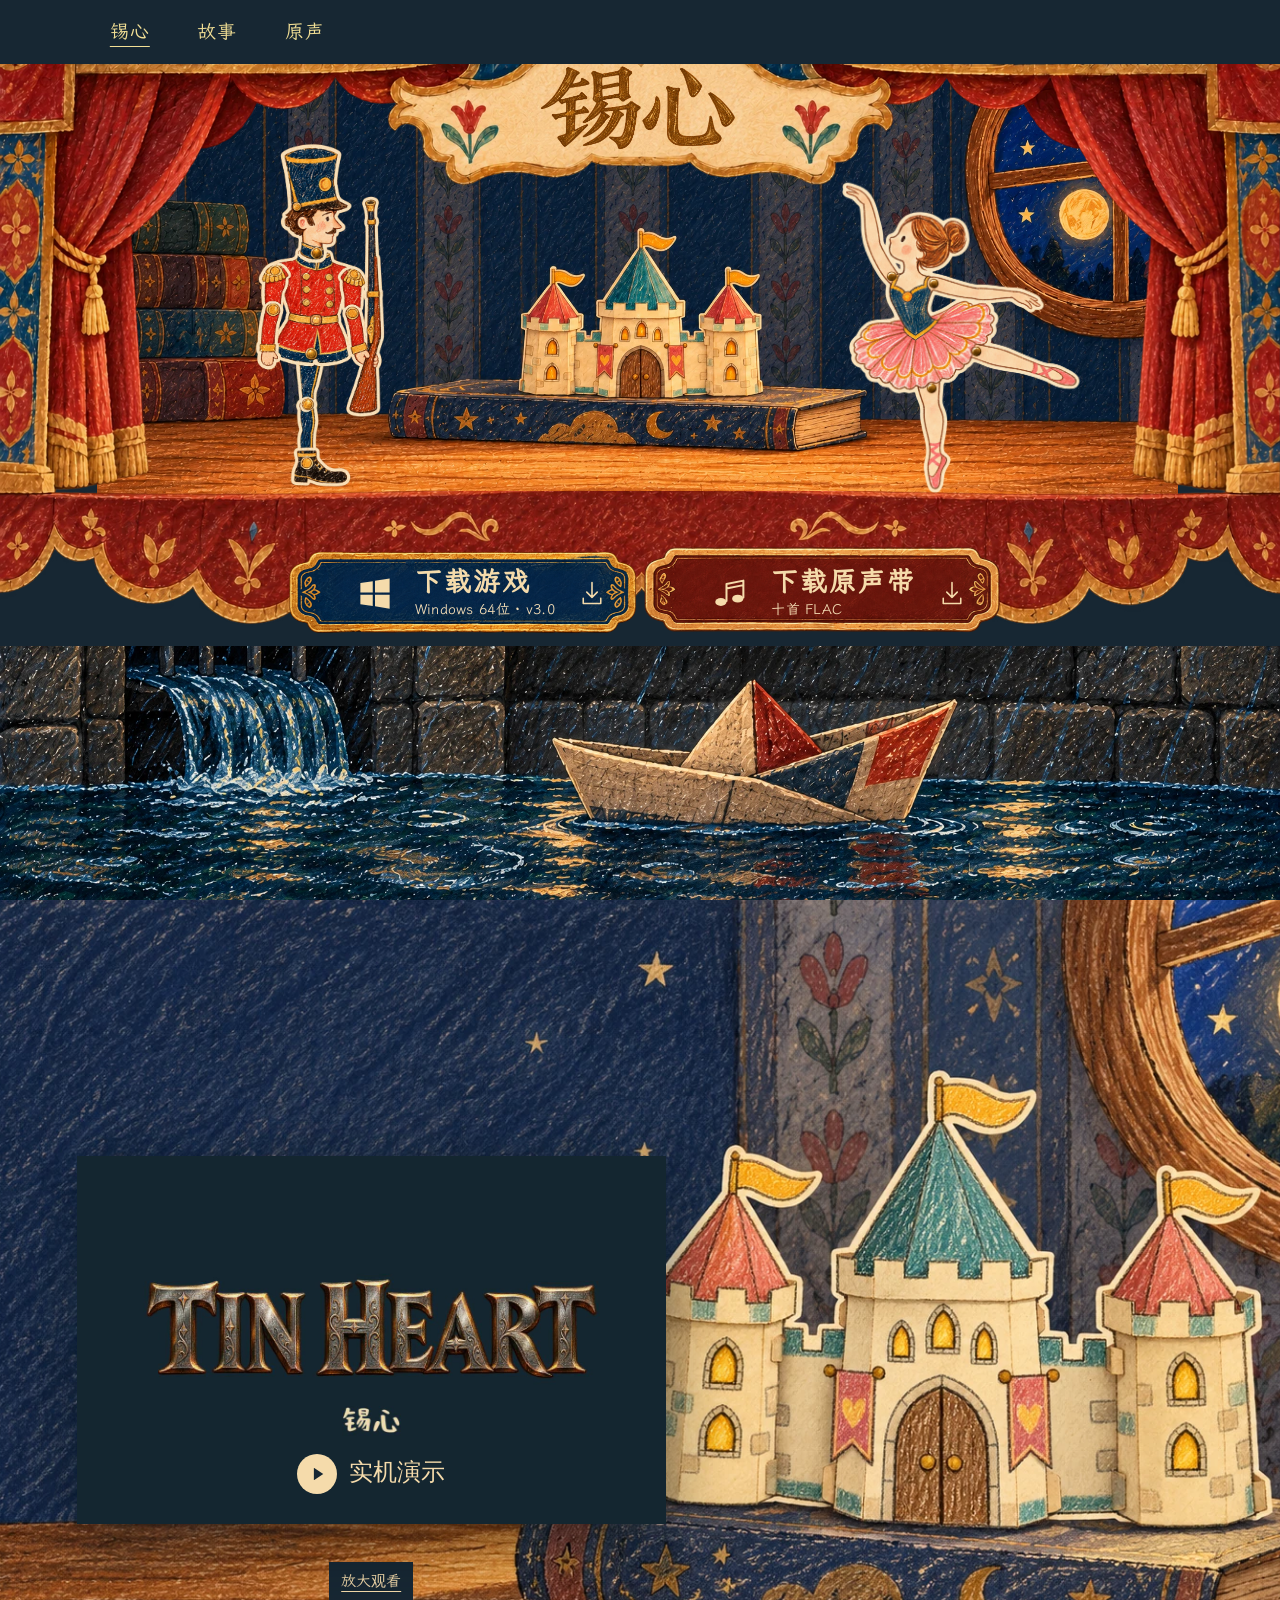
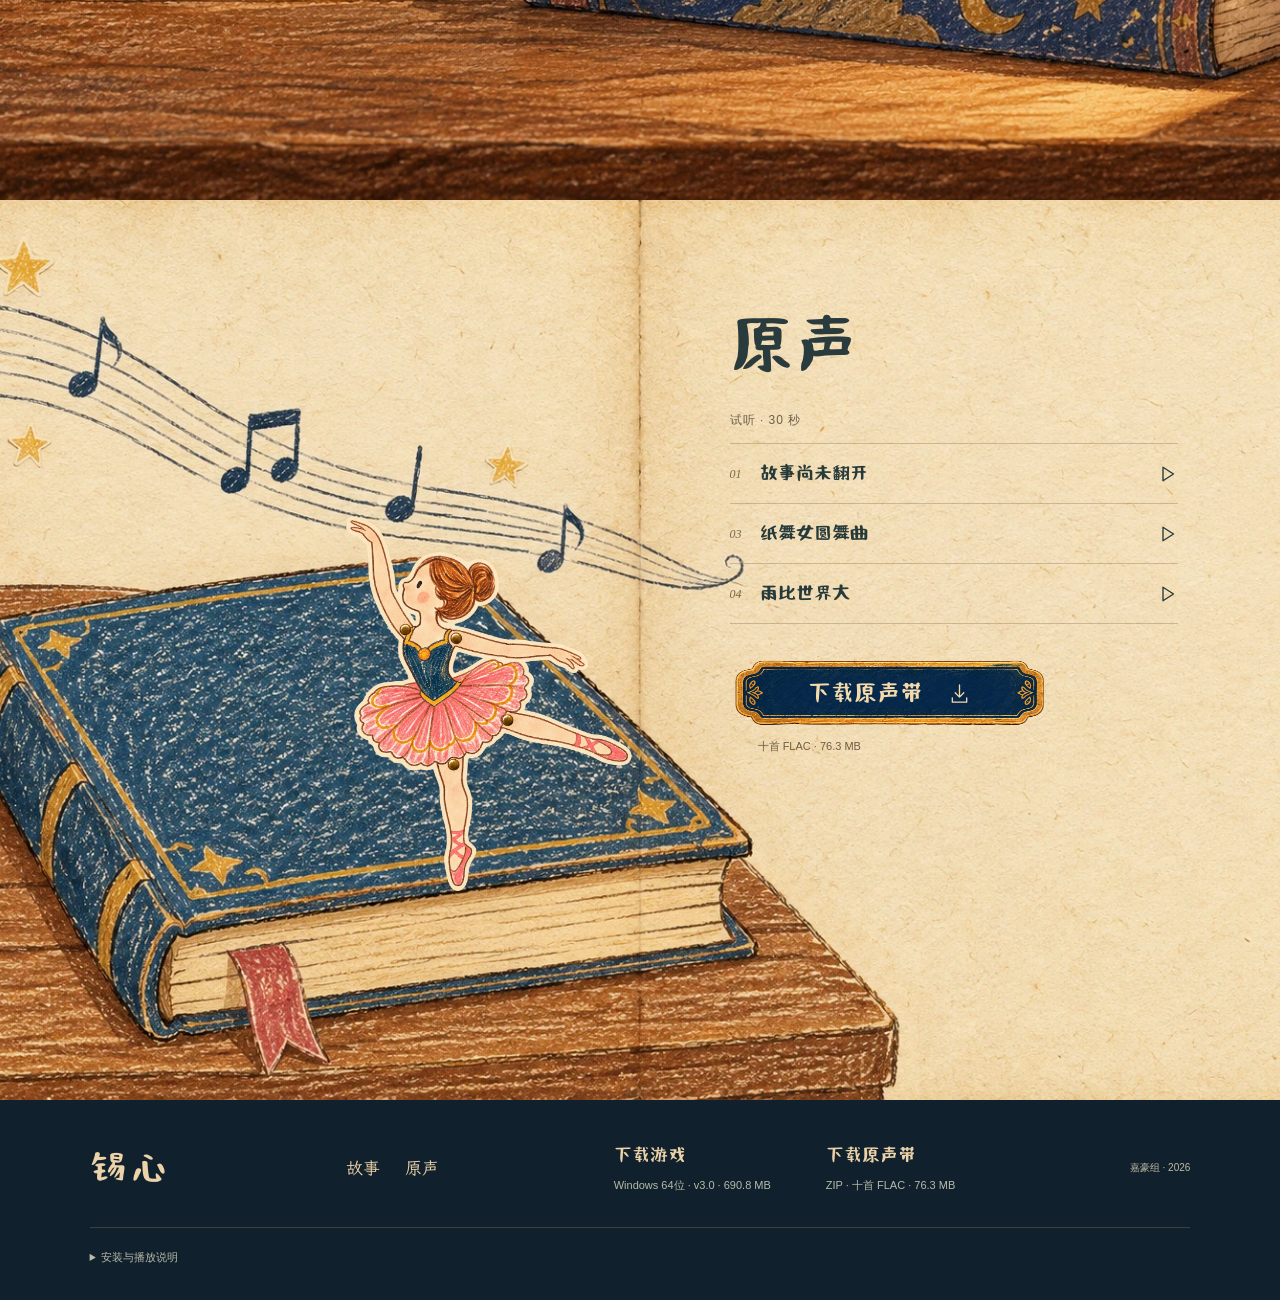
<file: index.html>
<!doctype html><html lang="zh-CN"><head><meta charset="utf-8"><meta name="viewport" content="width=device-width,initial-scale=1"><title>锡心</title><meta name="description" content="锡心 Windows 游戏与原声带下载。"><meta name="theme-color" content="#172733"><link rel="icon" href="assets/heart.webp"><link rel="preload" href="assets/fonts/nani-subset.woff2" as="font" type="font/woff2" crossorigin><link rel="stylesheet" href="style.css"><link rel="stylesheet" href="pages.css?v=trailer-expand-1"><script src="app.js?v=trailer-expand-1" defer></script></head><body><header class="site-header"><nav aria-label="主导航"><a href="index.html" aria-current="page">锡心</a><a href="story.html">故事</a><a href="soundtrack.html">原声</a></nav></header><a class="skip-link" href="#music">前往原声试听</a><main><div class="home-opening snap-screen"><section class="stage" id="home" aria-labelledby="game-title"><div role="img" aria-label="独腿锡兵与纸舞女，站在玩具房的纸城堡前"><picture><source srcset="assets/plates/toy-room.webp" type="image/webp"><img class="stage-room" src="assets/plates/toy-room.png" alt="" fetchpriority="high"></picture><picture><source srcset="assets/plates/soldier.webp" type="image/webp"><img class="stage-figure soldier" src="assets/plates/soldier.png" alt=""></picture><picture><source srcset="assets/plates/dancer.webp" type="image/webp"><img class="stage-figure dancer" src="assets/plates/dancer.png" alt=""></picture><picture><source srcset="assets/plates/stage-frame.webp" type="image/webp"><img class="stage-frame" src="assets/plates/stage-frame.png" alt=""></picture><picture><source srcset="assets/plates/stage-frame.webp" type="image/webp"><img class="stage-curtain curtain-left" src="assets/plates/stage-frame.png" alt=""></picture><picture><source srcset="assets/plates/stage-frame.webp" type="image/webp"><img class="stage-curtain curtain-right" src="assets/plates/stage-frame.png" alt=""></picture><div class="mobile-stage-crown" aria-hidden="true"><picture><source srcset="assets/plates/stage-frame.webp" type="image/webp"><img class="mobile-frame-crop" src="assets/plates/stage-frame.png" alt=""></picture></div></div><h1 class="stage-title" id="game-title"><span class="visually-hidden">锡心</span><picture aria-hidden="true"><source srcset="assets/theatre-title.webp" type="image/webp"><img src="assets/theatre-title.png" alt=""></picture></h1><a class="ticket ticket-game download-link" href="https://github.com/Sylvia-jiahao/tin_heart_website/releases/download/v3.0/TinHeart-v3.0-Setup.exe" data-download="game" download><picture><source srcset="assets/plates/game-ticket.webp" type="image/webp"><img src="assets/plates/game-ticket.png" alt=""></picture><svg class="icon system-icon" viewBox="0 0 32 32" aria-hidden="true"><path d="M3 7 14 5.5v10H3zm13-1.8L29 3v12.5H16zM3 17.5h11v10L3 26zm13 0h13V30l-13-2.2z"/></svg><span><strong>下载游戏</strong><small>Windows 64位 · v3.0</small></span><svg class="icon" viewBox="0 0 32 32" aria-hidden="true"><path d="M16 4v17m-6-6 6 6 6-6M6 22v6h20v-6"/></svg></a><a class="ticket ticket-ost download-link" href="https://github.com/Sylvia-jiahao/tin_heart_website/releases/download/v3.0/TinHeart-OST-FLAC.zip" data-download="soundtrack" download><picture><source srcset="assets/plates/ost-ticket.webp" type="image/webp"><img src="assets/plates/ost-ticket.png" alt=""></picture><svg class="icon music-icon" viewBox="0 0 32 32" aria-hidden="true"><path d="M12 23V8l15-3v15M12 12l15-3"/><ellipse cx="7" cy="24" rx="5" ry="3.5"/><ellipse cx="22" cy="21" rx="5" ry="3.5"/></svg><span><strong>下载原声带</strong><small>十首 FLAC</small></span><svg class="icon" viewBox="0 0 32 32" aria-hidden="true"><path d="M16 4v17m-6-6 6 6 6-6M6 22v6h20v-6"/></svg></a></section><div class="opening-water"><img src="assets/plates/sewer-preview.webp" alt="报纸船漂过灰蓝色的水道"></div></div><section class="journey snap-screen trailer-section" id="journey" aria-label="实机演示"><div class="water-peek" aria-hidden="true"><img src="assets/cover-v2.webp" alt="" loading="lazy"></div><div class="trailer-content"><div class="trailer-frame"><video id="trailer" width="960" height="600" poster="assets/video/tinheart-trailer-v2-poster.jpg" preload="none" playsinline controls data-src="assets/video/tinheart-trailer-v2.mp4" aria-label="锡心实机演示，约56秒"></video><button class="trailer-start" type="button" hidden aria-label="播放锡心实机演示"><svg viewBox="0 0 32 32" aria-hidden="true"><path d="m11 6 15 10-15 10z"/></svg><span>实机演示</span></button><button class="trailer-close" type="button" aria-label="退出放大观看">退出放大</button></div><p class="trailer-status" role="status" aria-live="polite"></p><button class="trailer-direct" type="button" hidden>放大观看</button><noscript><a class="trailer-direct" href="assets/video/tinheart-trailer-v2.mp4">放大观看</a></noscript></div></section>
<section class="music snap-screen" id="music" aria-labelledby="music-title"><div class="music-illustration" aria-hidden="true"><img class="music-background" src="assets/music-v2.webp" alt="" loading="lazy"><picture><source srcset="assets/plates/dancer.webp" type="image/webp"><img class="music-dancer" src="assets/plates/dancer.png" alt="" loading="lazy"></picture></div><div class="music-content"><h2 id="music-title">原声</h2><p class="preview-note">试听 · 30 秒</p><div class="track-list"><button class="track" data-track="opening" aria-label="试听故事尚未翻开" aria-pressed="false"><span class="track-number">01</span><span>故事尚未翻开</span><span class="track-symbol"><svg class="icon" viewBox="0 0 32 32" aria-hidden="true"><path d="m12 7 14 9-14 9z"/></svg></span></button><button class="track" data-track="waltz" aria-label="试听纸舞女圆舞曲" aria-pressed="false"><span class="track-number">03</span><span>纸舞女圆舞曲</span><span class="track-symbol"><svg class="icon" viewBox="0 0 32 32" aria-hidden="true"><path d="m12 7 14 9-14 9z"/></svg></span></button><button class="track" data-track="rain" aria-label="试听雨比世界大" aria-pressed="false"><span class="track-number">04</span><span>雨比世界大</span><span class="track-symbol"><svg class="icon" viewBox="0 0 32 32" aria-hidden="true"><path d="m12 7 14 9-14 9z"/></svg></span></button></div><div class="player" hidden><p id="now-playing" role="status" aria-live="polite"></p><audio id="audio" controls preload="none" aria-label="原声带试听"></audio></div><a class="music-download download-link" href="https://github.com/Sylvia-jiahao/tin_heart_website/releases/download/v3.0/TinHeart-OST-FLAC.zip" data-download="soundtrack" download><picture><source srcset="assets/plates/game-ticket.webp" type="image/webp"><img src="assets/plates/game-ticket.png" alt="" loading="lazy"></picture><span>下载原声带</span><svg class="icon" viewBox="0 0 32 32" aria-hidden="true"><path d="M16 4v17m-6-6 6 6 6-6M6 22v6h20v-6"/></svg></a><p class="download-meta">十首 FLAC · <span class="ost-size">76.3 MB</span></p></div></section></main>
<footer><a class="footer-brand" href="#home">锡心</a><nav class="footer-pages" aria-label="页尾导航"><a href="story.html">故事</a><a href="soundtrack.html">原声</a></nav><div class="footer-downloads"><a class="download-link" data-download="game" href="https://github.com/Sylvia-jiahao/tin_heart_website/releases/download/v3.0/TinHeart-v3.0-Setup.exe" download>下载游戏<span>Windows 64位 · v3.0 · <span class="game-size">690.8 MB</span></span></a><a class="download-link" data-download="soundtrack" href="https://github.com/Sylvia-jiahao/tin_heart_website/releases/download/v3.0/TinHeart-OST-FLAC.zip" download>下载原声带<span>ZIP · 十首 FLAC · <span class="ost-size">76.3 MB</span></span></a></div><span class="credit">嘉豪组 · 2026</span><details class="install-notes"><summary>安装与播放说明</summary><p>游戏：下载后运行安装程序，按向导完成安装。<br>原声带：解压 ZIP 后播放 FLAC，封面与播放列表随包附上。</p></details></footer>
<p class="download-toast" role="status" aria-live="polite"></p></body></html>
</file>
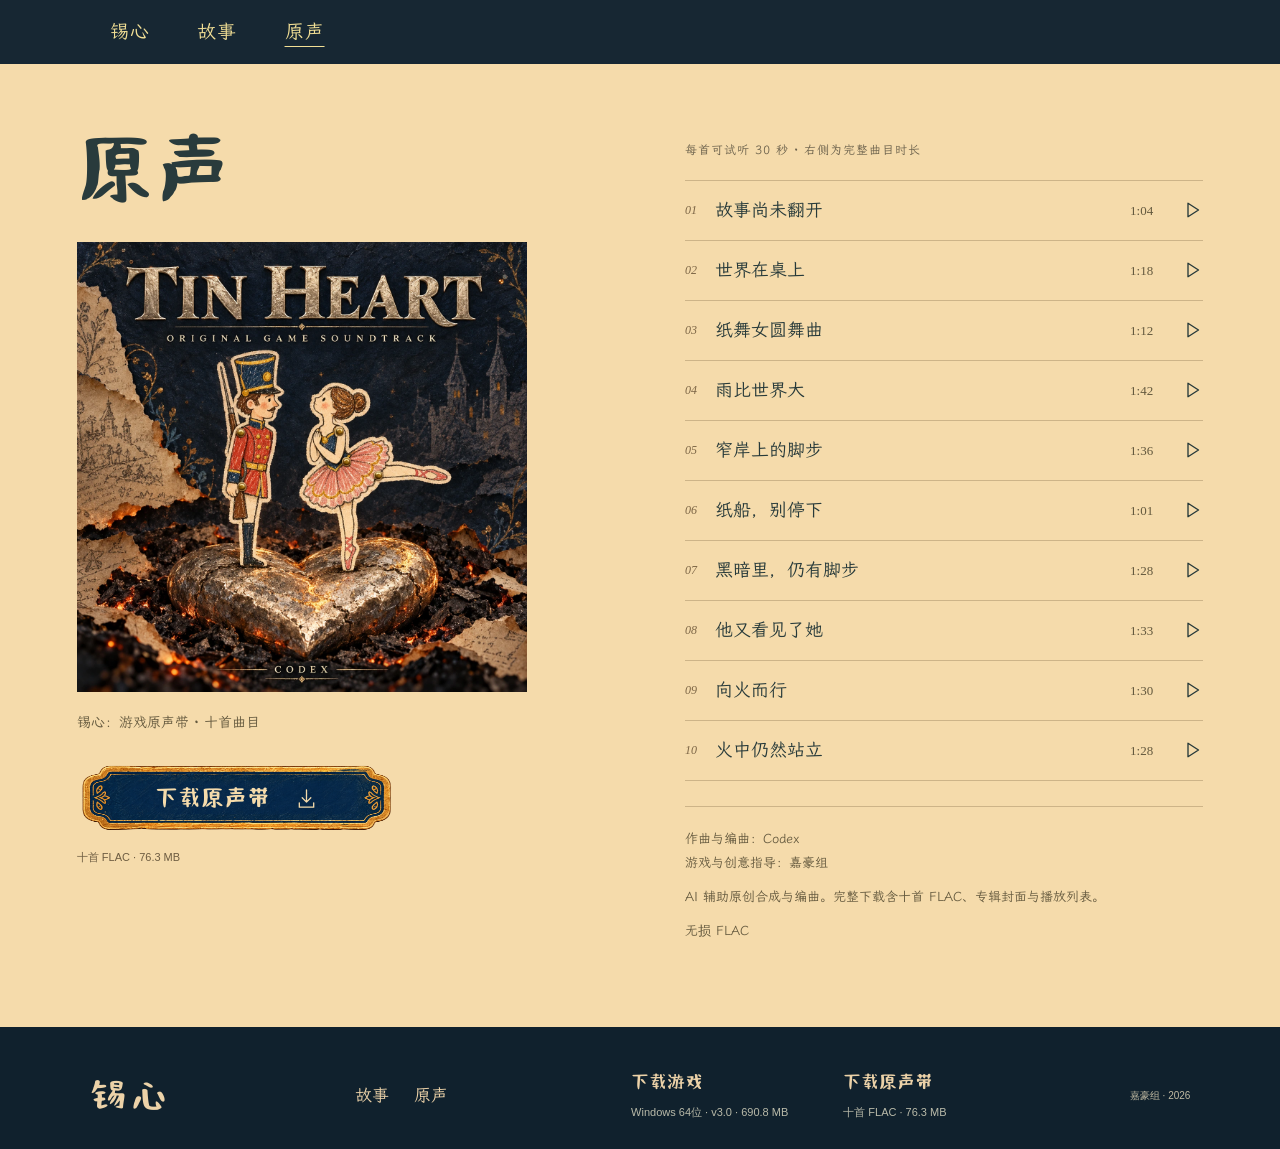
<file: soundtrack.html>
<!doctype html><html lang="zh-CN"><head><meta charset="utf-8"><meta name="viewport" content="width=device-width,initial-scale=1"><title>原声 · 锡心</title><meta name="description" content="《锡心》的美术、安徒生原著故事与游戏原声。"><meta name="theme-color" content="#172733"><link rel="icon" href="assets/heart.webp"><link rel="stylesheet" href="style.css"><link rel="stylesheet" href="pages.css"><script src="app.js" defer></script></head><body class="collection-page soundtrack-page"><header class="site-header"><nav aria-label="主导航"><a href="index.html">锡心</a><a href="story.html">故事</a><a href="soundtrack.html" aria-current="page">原声</a></nav></header><a class="skip-link" href="#content">跳到正文</a><main id="content"><section class="album-layout snap-screen"><div class="album-sleeve"><h1>原声</h1><img class="album-cover" src="assets/album-cover.webp" alt="锡心游戏原声带正式专辑封面"><p class="album-edition">锡心：游戏原声带 · 十首曲目</p><a class="music-download download-link" href="https://github.com/Sylvia-jiahao/tin_heart_website/releases/download/v3.0/TinHeart-OST-FLAC.zip" data-download="soundtrack" download><picture><source srcset="assets/plates/game-ticket.webp" type="image/webp"><img src="assets/plates/game-ticket.png" alt=""></picture><span>下载原声带</span><svg class="icon" viewBox="0 0 32 32" aria-hidden="true"><path d="M16 4v17m-6-6 6 6 6-6M6 22v6h20v-6"/></svg></a><p class="download-meta">十首 FLAC · <span class="ost-size">76.3 MB</span></p></div><div class="album-tracks"><p class="preview-note">每首可试听 30 秒 · 右侧为完整曲目时长</p><div class="track-list"><button class="track" data-track="opening" data-src="assets/audio/opening.wav" data-title="故事尚未翻开" aria-label="试听故事尚未翻开" aria-pressed="false"><span class="track-number">01</span><span>故事尚未翻开</span><span class="track-duration">1:04</span><span class="track-symbol"><svg class="icon" viewBox="0 0 32 32" aria-hidden="true"><path d="m12 7 14 9-14 9z"/></svg></span></button><button class="track" data-track="track-02" data-src="assets/audio/track-02.wav" data-title="世界在桌上" aria-label="试听世界在桌上" aria-pressed="false"><span class="track-number">02</span><span>世界在桌上</span><span class="track-duration">1:18</span><span class="track-symbol"><svg class="icon" viewBox="0 0 32 32" aria-hidden="true"><path d="m12 7 14 9-14 9z"/></svg></span></button><button class="track" data-track="waltz" data-src="assets/audio/waltz.wav" data-title="纸舞女圆舞曲" aria-label="试听纸舞女圆舞曲" aria-pressed="false"><span class="track-number">03</span><span>纸舞女圆舞曲</span><span class="track-duration">1:12</span><span class="track-symbol"><svg class="icon" viewBox="0 0 32 32" aria-hidden="true"><path d="m12 7 14 9-14 9z"/></svg></span></button><button class="track" data-track="rain" data-src="assets/audio/rain.wav" data-title="雨比世界大" aria-label="试听雨比世界大" aria-pressed="false"><span class="track-number">04</span><span>雨比世界大</span><span class="track-duration">1:42</span><span class="track-symbol"><svg class="icon" viewBox="0 0 32 32" aria-hidden="true"><path d="m12 7 14 9-14 9z"/></svg></span></button><button class="track" data-track="track-05" data-src="assets/audio/track-05.wav" data-title="窄岸上的脚步" aria-label="试听窄岸上的脚步" aria-pressed="false"><span class="track-number">05</span><span>窄岸上的脚步</span><span class="track-duration">1:36</span><span class="track-symbol"><svg class="icon" viewBox="0 0 32 32" aria-hidden="true"><path d="m12 7 14 9-14 9z"/></svg></span></button><button class="track" data-track="track-06" data-src="assets/audio/track-06.wav" data-title="纸船，别停下" aria-label="试听纸船，别停下" aria-pressed="false"><span class="track-number">06</span><span>纸船，别停下</span><span class="track-duration">1:01</span><span class="track-symbol"><svg class="icon" viewBox="0 0 32 32" aria-hidden="true"><path d="m12 7 14 9-14 9z"/></svg></span></button><button class="track" data-track="track-07" data-src="assets/audio/track-07.wav" data-title="黑暗里，仍有脚步" aria-label="试听黑暗里，仍有脚步" aria-pressed="false"><span class="track-number">07</span><span>黑暗里，仍有脚步</span><span class="track-duration">1:28</span><span class="track-symbol"><svg class="icon" viewBox="0 0 32 32" aria-hidden="true"><path d="m12 7 14 9-14 9z"/></svg></span></button><button class="track" data-track="track-08" data-src="assets/audio/track-08.wav" data-title="他又看见了她" aria-label="试听他又看见了她" aria-pressed="false"><span class="track-number">08</span><span>他又看见了她</span><span class="track-duration">1:33</span><span class="track-symbol"><svg class="icon" viewBox="0 0 32 32" aria-hidden="true"><path d="m12 7 14 9-14 9z"/></svg></span></button><button class="track" data-track="track-09" data-src="assets/audio/track-09.wav" data-title="向火而行" aria-label="试听向火而行" aria-pressed="false"><span class="track-number">09</span><span>向火而行</span><span class="track-duration">1:30</span><span class="track-symbol"><svg class="icon" viewBox="0 0 32 32" aria-hidden="true"><path d="m12 7 14 9-14 9z"/></svg></span></button><button class="track" data-track="track-10" data-src="assets/audio/track-10.wav" data-title="火中仍然站立" aria-label="试听火中仍然站立" aria-pressed="false"><span class="track-number">10</span><span>火中仍然站立</span><span class="track-duration">1:28</span><span class="track-symbol"><svg class="icon" viewBox="0 0 32 32" aria-hidden="true"><path d="m12 7 14 9-14 9z"/></svg></span></button></div><div class="player" hidden><p id="now-playing" role="status" aria-live="polite"></p><audio id="audio" controls preload="none" aria-label="原声带试听"></audio></div><div class="album-credits"><p>作曲与编曲：Codex<br>游戏与创意指导：嘉豪组</p><p>AI 辅助原创合成与编曲。完整下载含十首 FLAC、专辑封面与播放列表。</p><p>无损 FLAC</p></div></div></section></main><footer><a class="footer-brand" href="index.html">锡心</a><nav class="footer-pages" aria-label="页尾导航"><a href="story.html">故事</a><a href="soundtrack.html">原声</a></nav><div class="footer-downloads"><a class="download-link" data-download="game" href="https://github.com/Sylvia-jiahao/tin_heart_website/releases/download/v3.0/TinHeart-v3.0-Setup.exe" download>下载游戏<span>Windows 64位 · v3.0 · <span class="game-size">690.8 MB</span></span></a><a class="download-link" data-download="soundtrack" href="https://github.com/Sylvia-jiahao/tin_heart_website/releases/download/v3.0/TinHeart-OST-FLAC.zip" download>下载原声带<span>十首 FLAC · <span class="ost-size">76.3 MB</span></span></a></div><span class="credit">嘉豪组 · 2026</span></footer><p class="download-toast" role="status" aria-live="polite"></p></body></html>
</file>
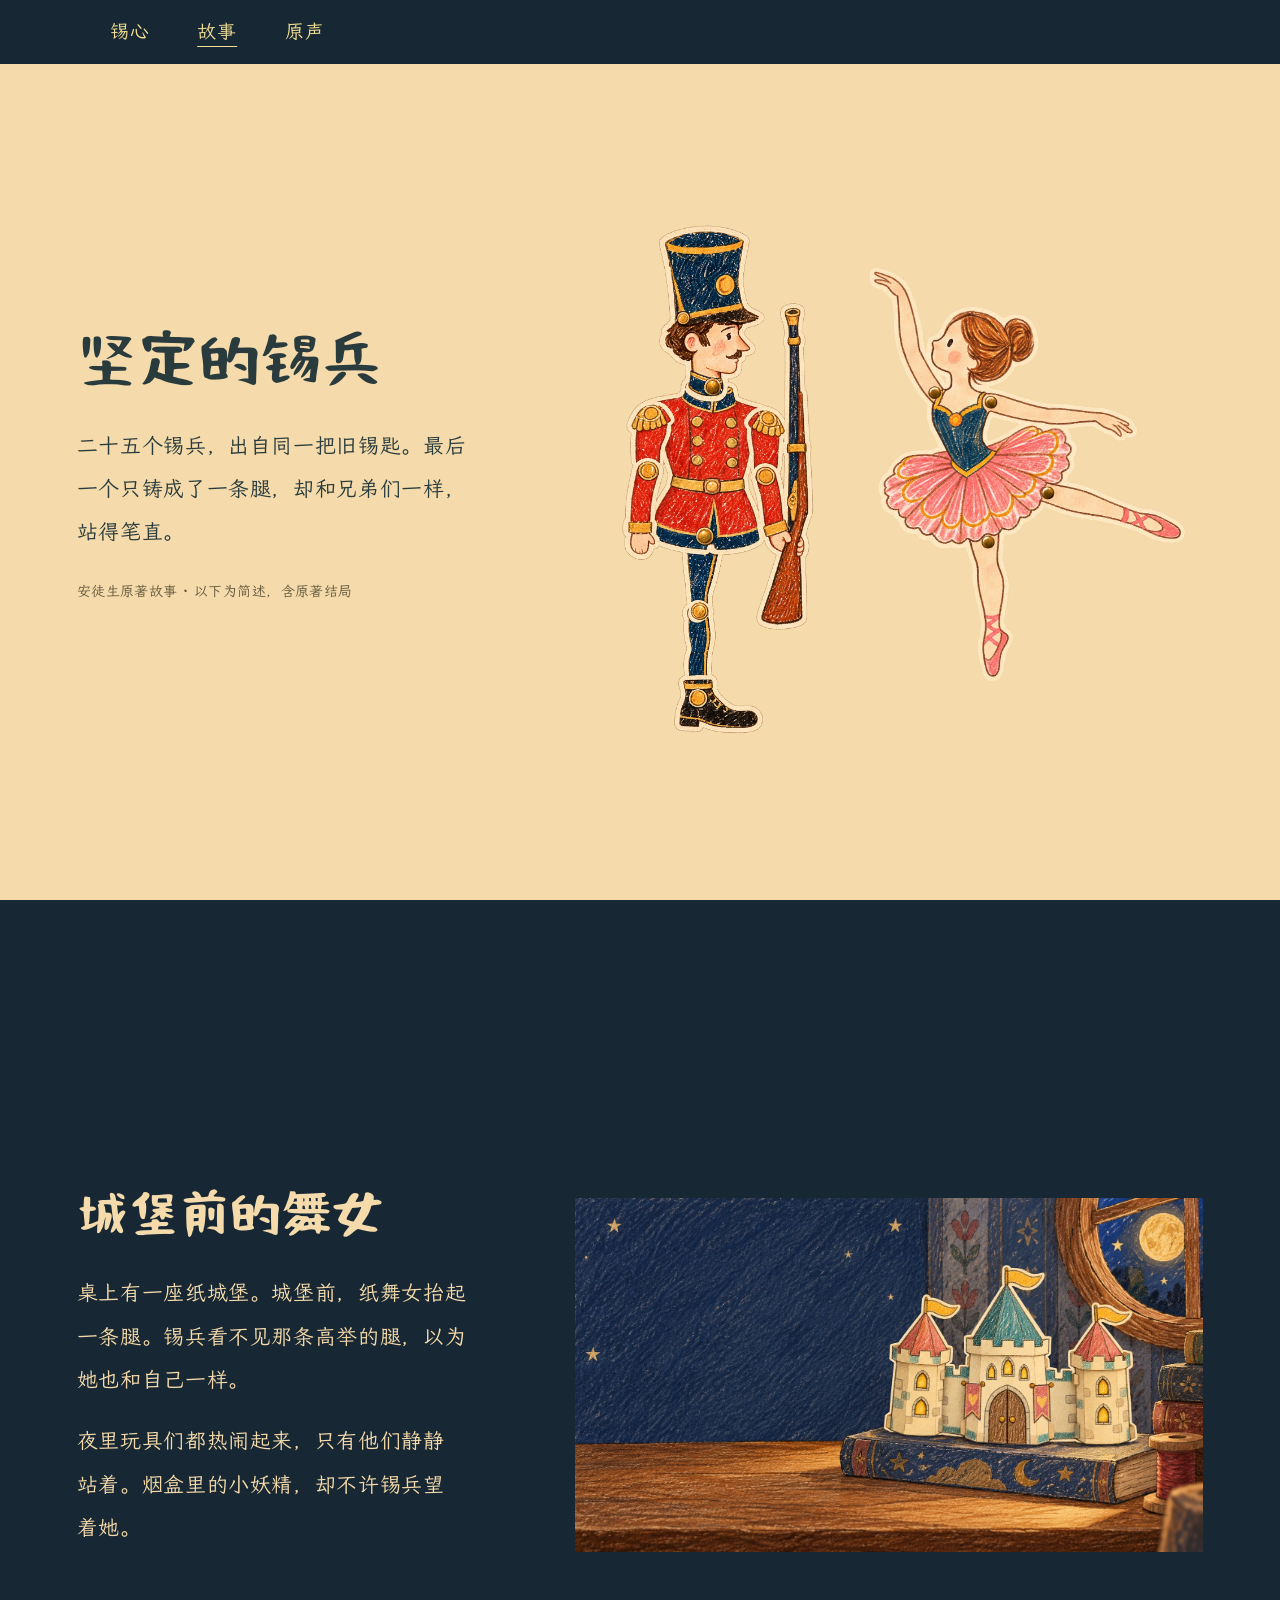
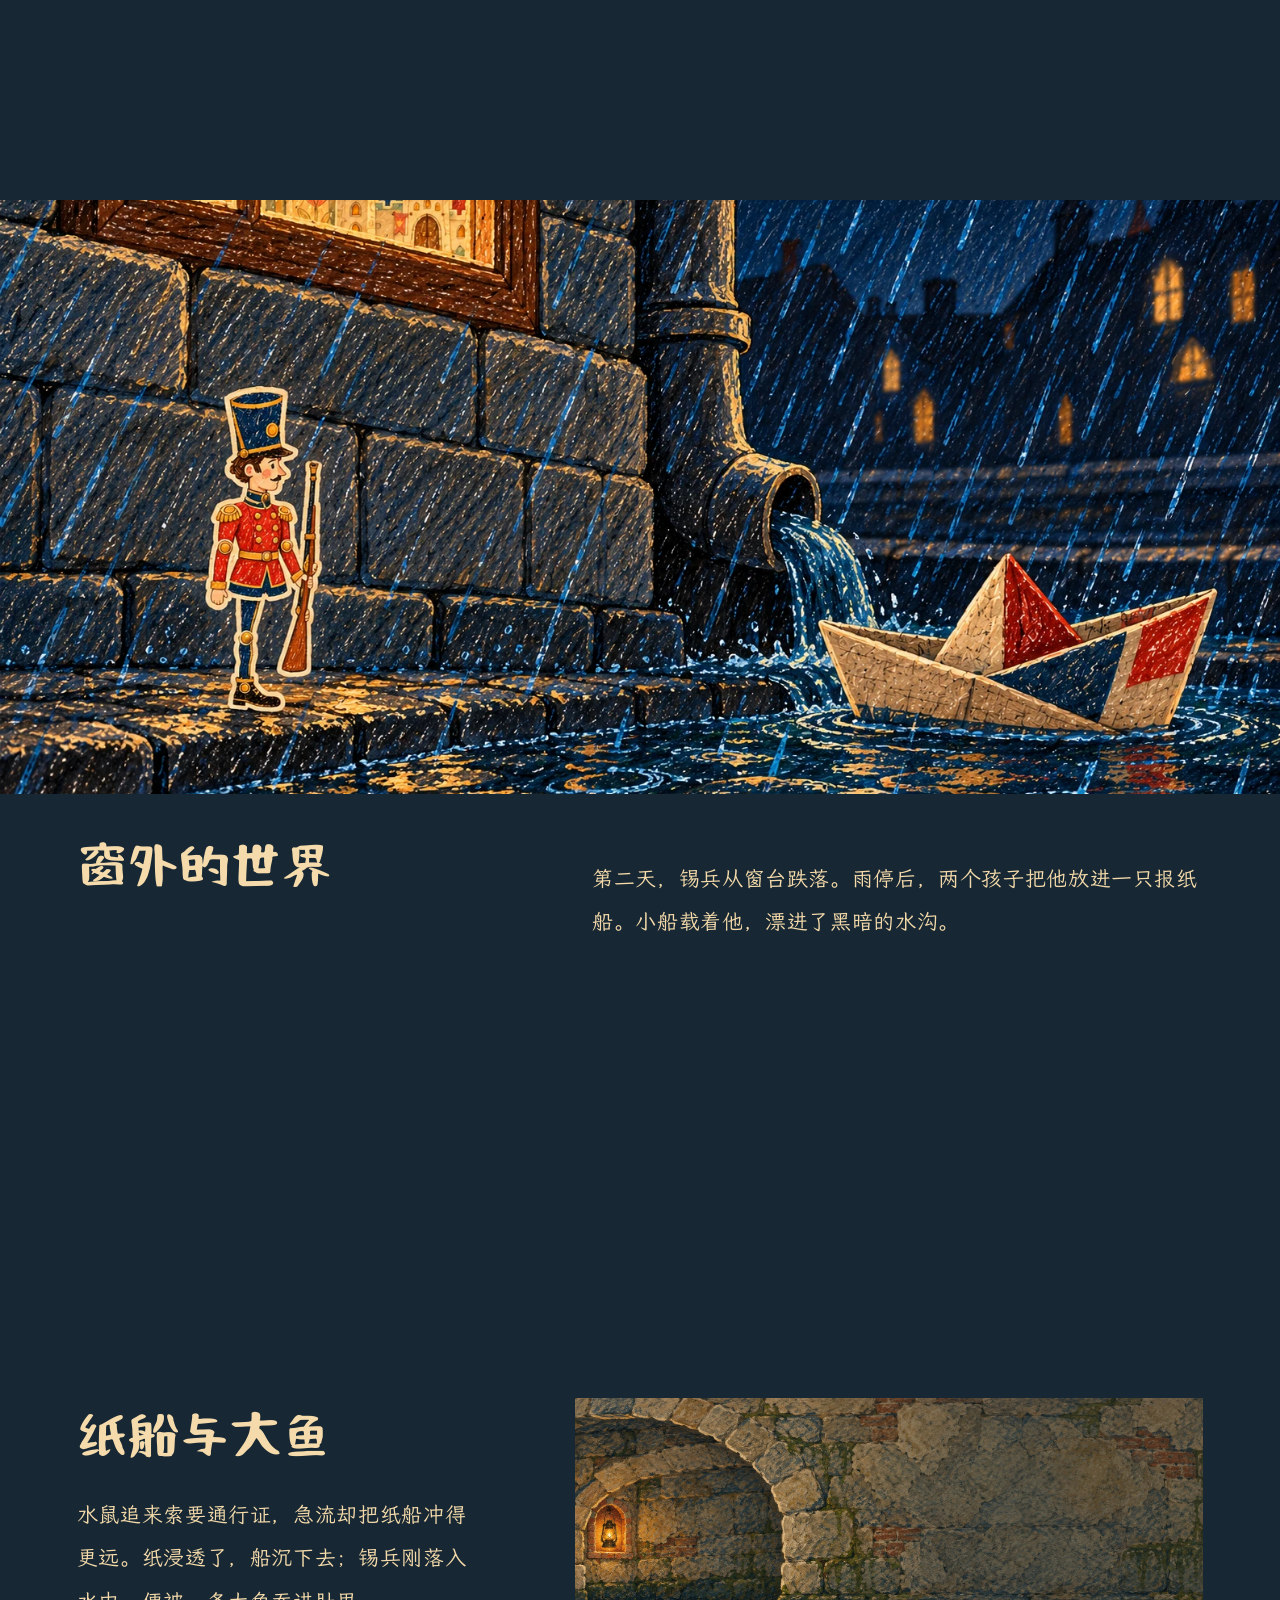
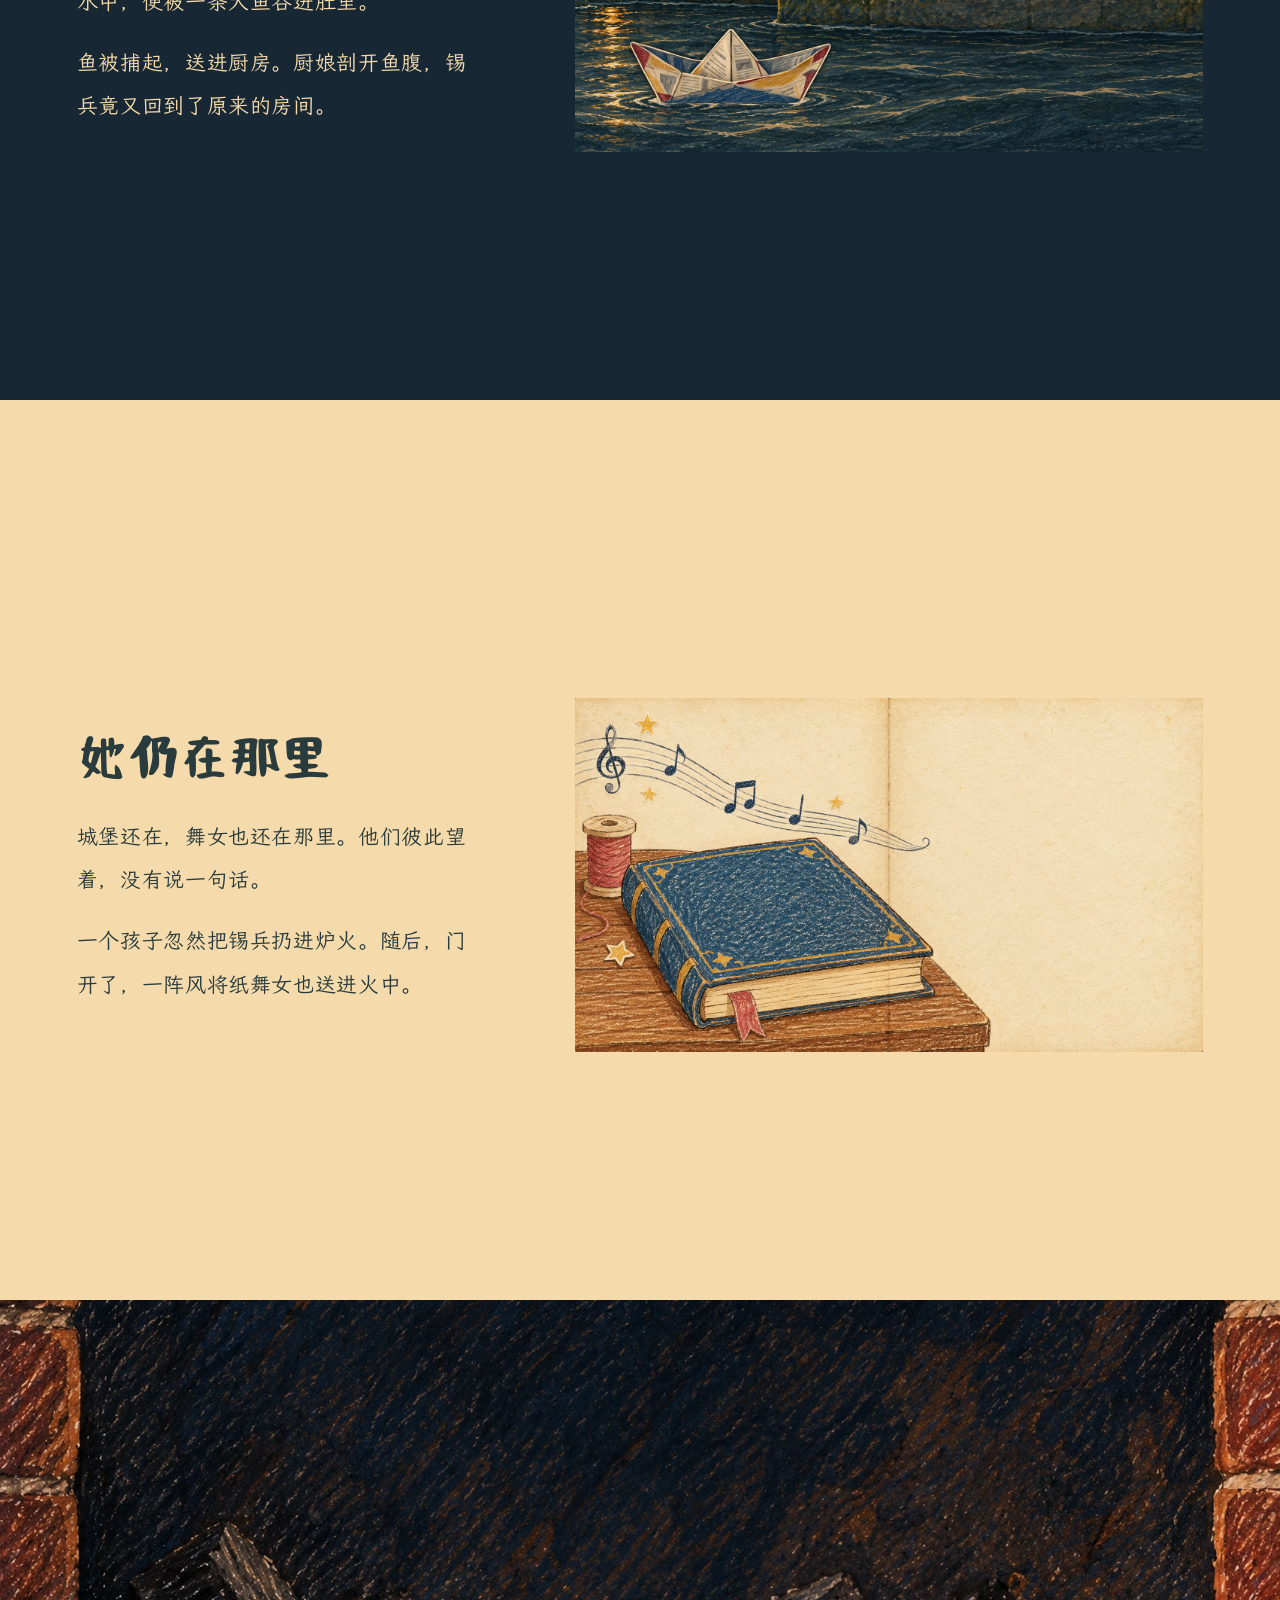
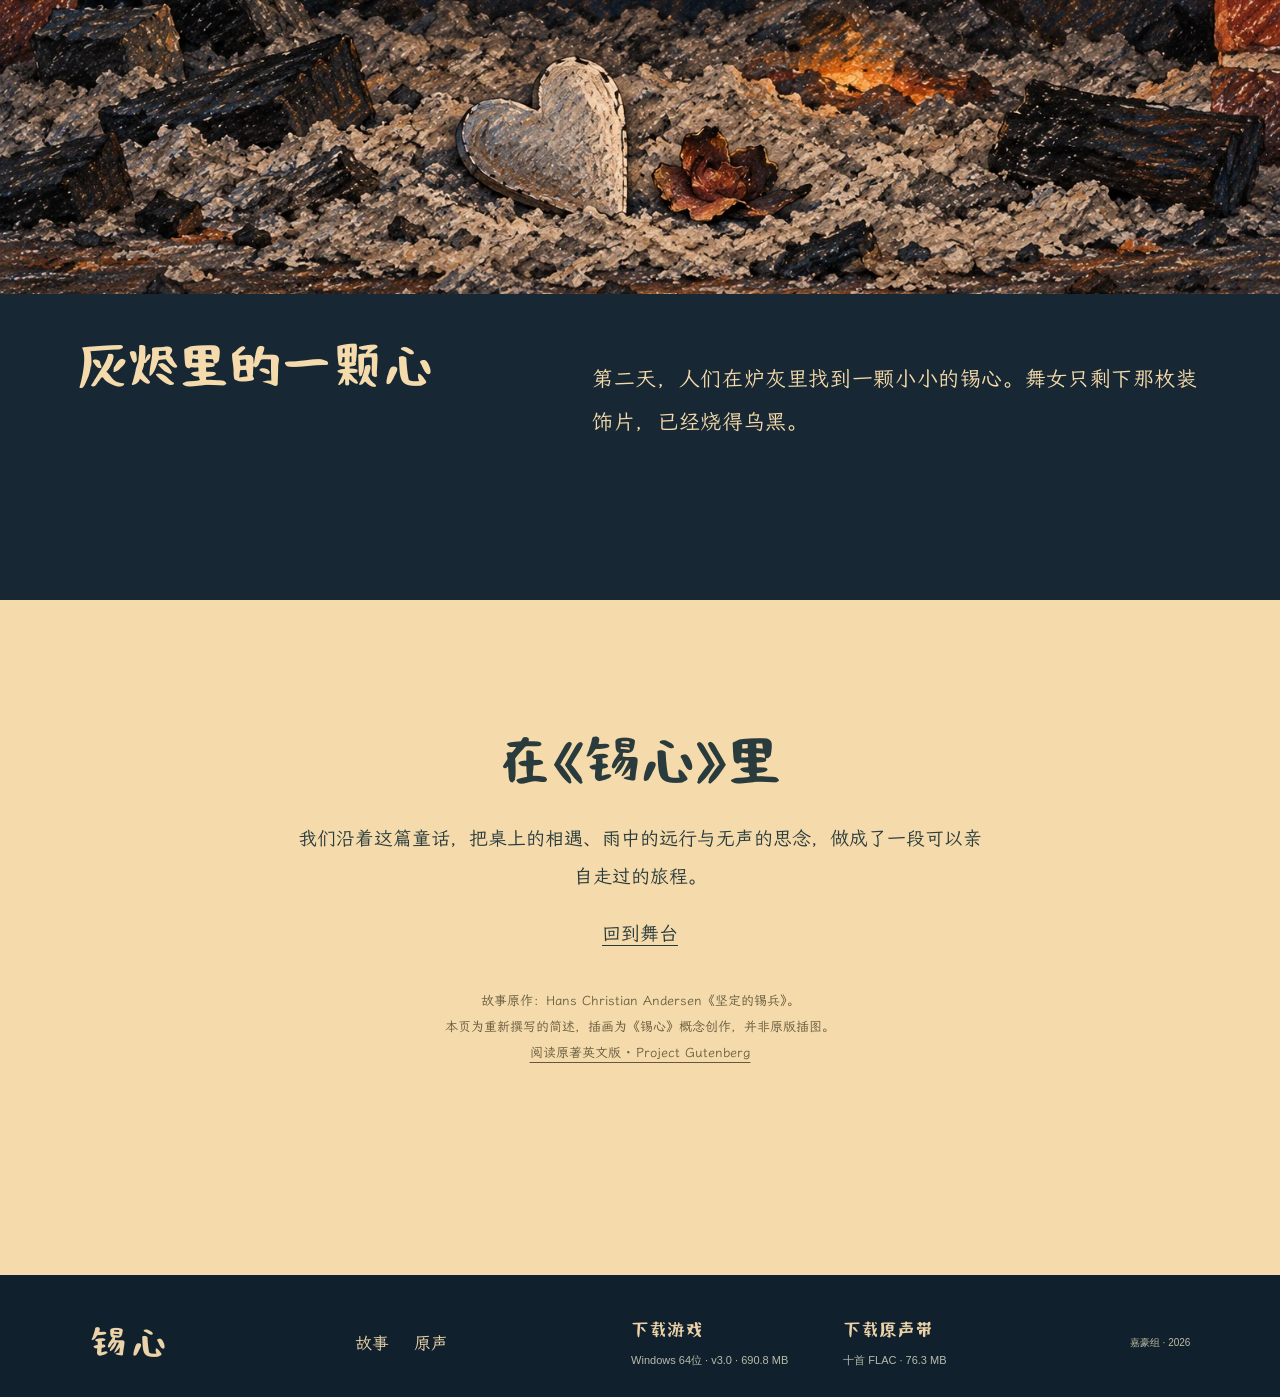
<file: story.html>
<!doctype html><html lang="zh-CN"><head><meta charset="utf-8"><meta name="viewport" content="width=device-width,initial-scale=1"><title>故事 · 锡心</title><meta name="description" content="《锡心》的美术、安徒生原著故事与游戏原声。"><meta name="theme-color" content="#172733"><link rel="icon" href="assets/heart.webp"><link rel="stylesheet" href="style.css"><link rel="stylesheet" href="pages.css"><script src="app.js" defer></script></head><body class="collection-page story-page"><header class="site-header"><nav aria-label="主导航"><a href="index.html">锡心</a><a href="story.html" aria-current="page">故事</a><a href="soundtrack.html">原声</a></nav></header><a class="skip-link" href="#content">跳到正文</a><main id="content"><section class="book-spread snap-screen"><div class="story-copy"><h1>坚定的锡兵</h1><p>二十五个锡兵，出自同一把旧锡匙。最后一个只铸成了一条腿，却和兄弟们一样，站得笔直。</p><p class="source-note">安徒生原著故事 · 以下为简述，含原著结局</p></div><div class="story-puppets" role="img" aria-label="独腿锡兵与纸舞女相望"><img class="story-soldier" src="assets/plates/soldier.webp" alt=""><img class="story-dancer" src="assets/plates/dancer.webp" alt=""></div></section>
<section class="book-spread night-spread snap-screen"><div class="story-copy"><h2>城堡前的舞女</h2><p>桌上有一座纸城堡。城堡前，纸舞女抬起一条腿。锡兵看不见那条高举的腿，以为她也和自己一样。</p><p>夜里玩具们都热闹起来，只有他们静静站着。烟盒里的小妖精，却不许锡兵望着她。</p></div><img class="book-image" src="assets/cover-v2.webp" alt="玩具房的纸城堡概念插画" loading="lazy"></section>
<section class="wide-story snap-screen"><img src="assets/story-rain.webp" alt="大雨里的独腿锡兵与报纸船概念插画" loading="lazy"><div class="story-copy"><h2>窗外的世界</h2><p>第二天，锡兵从窗台跌落。雨停后，两个孩子把他放进一只报纸船。小船载着他，漂进了黑暗的水沟。</p></div></section>
<section class="book-spread night-spread snap-screen"><div class="story-copy"><h2>纸船与大鱼</h2><p>水鼠追来索要通行证，急流却把纸船冲得更远。纸浸透了，船沉下去；锡兵刚落入水中，便被一条大鱼吞进肚里。</p><p>鱼被捕起，送进厨房。厨娘剖开鱼腹，锡兵竟又回到了原来的房间。</p></div><img class="book-image" src="assets/journey-v2.webp" alt="漂在水道中的报纸船概念插画" loading="lazy"></section>
<section class="book-spread snap-screen"><div class="story-copy"><h2>她仍在那里</h2><p>城堡还在，舞女也还在那里。他们彼此望着，没有说一句话。</p><p>一个孩子忽然把锡兵扔进炉火。随后，门开了，一阵风将纸舞女也送进火中。</p></div><img class="book-image" src="assets/music-v2.webp" alt="旧书与纸上旋律的概念插画" loading="lazy"></section>
<section class="wide-story snap-screen"><img src="assets/story-embers.webp" alt="灰烬里的一颗小锡心和烧黑的装饰片，原著结尾概念插画" loading="lazy"><div class="story-copy"><h2>灰烬里的一颗心</h2><p>第二天，人们在炉灰里找到一颗小小的锡心。舞女只剩下那枚装饰片，已经烧得乌黑。</p></div></section>
<section class="story-colophon snap-screen"><h2>在《锡心》里</h2><p>我们沿着这篇童话，把桌上的相遇、雨中的远行与无声的思念，做成了一段可以亲自走过的旅程。</p><p><a href="index.html">回到舞台</a></p><p class="source-note">故事原作：Hans Christian Andersen《坚定的锡兵》。<br>本页为重新撰写的简述，插画为《锡心》概念创作，并非原版插图。<br><a href="https://www.gutenberg.org/cache/epub/32571/pg32571-images.html" target="_blank" rel="noopener noreferrer">阅读原著英文版 · Project Gutenberg</a></p></section></main><footer><a class="footer-brand" href="index.html">锡心</a><nav class="footer-pages" aria-label="页尾导航"><a href="story.html">故事</a><a href="soundtrack.html">原声</a></nav><div class="footer-downloads"><a class="download-link" data-download="game" href="https://github.com/Sylvia-jiahao/tin_heart_website/releases/download/v3.0/TinHeart-v3.0-Setup.exe" download>下载游戏<span>Windows 64位 · v3.0 · <span class="game-size">690.8 MB</span></span></a><a class="download-link" data-download="soundtrack" href="https://github.com/Sylvia-jiahao/tin_heart_website/releases/download/v3.0/TinHeart-OST-FLAC.zip" download>下载原声带<span>十首 FLAC · <span class="ost-size">76.3 MB</span></span></a></div><span class="credit">嘉豪组 · 2026</span></footer><p class="download-toast" role="status" aria-live="polite"></p></body></html>
</file>
<file: style.css>
@font-face{font-family:TinHeartHand;src:url("assets/fonts/nani-subset.woff2") format("woff2");font-display:swap}@font-face{font-family:TinHeartWen;src:url("assets/fonts/wenkai-subset.woff2") format("woff2");font-display:swap}
:root{--night:#172733;--red:#75251b;--paper:#f5dbab;--gold:#e1ad58;--brown:#704111;--hand:TinHeartHand,TinHeartWen,serif;--body:"Microsoft YaHei",sans-serif;color-scheme:dark}
*{box-sizing:border-box}html{scroll-behavior:smooth;scroll-padding-top:24px;scrollbar-color:#ad733e #172733}body{margin:0;background:var(--night);color:var(--paper);font:14px/1.8 var(--body)}a{color:inherit;text-decoration:none}button{font:inherit;color:inherit;cursor:pointer}img{display:block;max-width:100%}a,button{touch-action:manipulation;-webkit-tap-highlight-color:transparent}a:focus-visible,button:focus-visible,summary:focus-visible{outline:3px solid var(--paper);outline-offset:5px}::selection{background:#e1ad58;color:#172733}
.stage{height:min(50.441vw,80.65svh);min-height:480px;position:relative;isolation:isolate;background:#172733;overflow:visible}
.stage-room{position:absolute;left:7.57%;top:10.63%;width:84.49%;height:66.25%;object-fit:fill;z-index:0}
.stage-frame{position:absolute;inset:0;width:100%;height:100%;object-fit:fill;z-index:3;pointer-events:none}
.stage-figure{position:absolute;object-fit:contain;z-index:2;pointer-events:none}
.soldier{left:18.41%;top:20.75%;width:12.61%;height:56.5%}.dancer{left:63.3%;top:27%;width:22.07%;height:50.75%}
.stage-title{position:absolute;left:40.98%;top:9.6%;width:17.15%;height:14%;display:flex;align-items:center;justify-content:center;z-index:4;margin:0;color:var(--brown);font:normal clamp(65px,8.3vw,155px)/1 var(--hand);white-space:nowrap}
.stage-nav a{position:absolute;top:2.5%;height:4.4%;display:flex;align-items:center;justify-content:center;z-index:5;font:clamp(14px,1.55vw,25px)/1 var(--hand);min-height:32px}
.nav-home{left:8.58%;width:4.04%}.nav-journey{left:16.52%;width:4.16%}.nav-music{left:23.58%;width:4.16%}.stage-nav a:hover{color:#fff3ce}
.ticket{position:absolute;top:83.375%;width:28.12%;height:16.875%;z-index:5;display:flex;align-items:center;justify-content:center;gap:clamp(12px,1.4vw,24px);text-align:left;transition:filter .2s,translate .2s}
.ticket-game{left:22.13%}.ticket-ost{left:50.13%}.ticket>img{position:absolute;inset:0;width:100%;height:100%;z-index:-1;object-fit:fill}.ticket:hover{filter:brightness(1.12);translate:0 -3px}.ticket strong{font:normal clamp(19px,2.1vw,34px)/1.2 var(--hand)}.ticket small{display:block;font:clamp(9px,.85vw,13px)/1.7 var(--body);letter-spacing:.02em;margin-top:3px;color:#f6deb6}.icon{width:27px;height:27px;fill:none;stroke:currentColor;stroke-width:1.8;stroke-linecap:round;stroke-linejoin:round;flex-shrink:0}
.water-peek{height:19.35svh;min-height:120px;position:relative;overflow:hidden;background:#1d2a30}.water-peek img{width:100%;height:100%;object-fit:cover;object-position:center 48%}
@media(max-width:760px){.stage{height:82svh;min-height:610px;max-height:820px}.stage-room{left:5%;width:90%;height:67%;top:10%;object-fit:cover;object-position:51%}.stage-title{left:26%;top:8%;width:48%;height:16%;font-size:64px}.stage-nav a{top:1.1%;height:44px;font-size:17px}.nav-home{left:9%;width:15%}.nav-journey{left:39%;width:16%}.nav-music{left:75%;width:16%}.soldier{left:14%;top:auto;bottom:24%;width:28%;height:43%}.dancer{left:48%;top:auto;bottom:24%;width:43%;height:40%}.ticket{left:12%;width:76%;height:11%;top:auto;gap:15px}.ticket-game{bottom:10.6%}.ticket-ost{bottom:-.1%}.ticket strong{font-size:23px}.ticket small{font-size:9px;margin-top:2px}.ticket .icon{width:23px;height:23px}.water-peek{height:18svh;min-height:130px}.water-peek img{object-position:57% 48%}}
@media(prefers-reduced-motion:reduce){html{scroll-behavior:auto}*,*::before,*::after{animation:none!important;transition:none!important}}

.stage-nav a{font-family:TinHeartWen,serif;color:#f2df95;letter-spacing:1px}.nav-home:after{content:"";position:absolute;bottom:-4px;left:8%;width:84%;height:1px;background:#d9ae58}.stage-title{color:#824a0c}.ticket{display:grid;grid-template-columns:36px 1fr 28px;column-gap:22px;padding:0 14%;box-sizing:border-box}.ticket strong{font-family:TinHeartWen,serif;line-height:1.1;white-space:nowrap;letter-spacing:1px}.ticket small{font:clamp(10px,1.1vw,18px)/1.1 Georgia,TinHeartWen,serif;margin-top:3px;white-space:nowrap}.ticket .icon{width:100%;max-width:36px;height:auto;aspect-ratio:1}.system-icon{fill:currentColor;stroke:none}.music-icon ellipse{fill:currentColor;stroke:none}.ticket{padding:0 3.8vw}@media(max-width:760px){.ticket{grid-template-columns:25px 1fr 22px;column-gap:14px;padding:0 13%;}.ticket small{font-size:11px}.ticket strong{font-size:23px}.stage-nav a{letter-spacing:0}.nav-home:after{bottom:2px}}

.stage-nav a{font-family:TinHeartWen,serif;font-size:clamp(14px,1.5vw,25px)}.ticket{padding:0 2.9vw 0 5.74vw}.ticket strong{font-family:TinHeartWen,serif;letter-spacing:2px}@media(max-width:760px){.stage-nav a{font-size:17px}.ticket{padding:0 13%}.ticket strong{letter-spacing:0}}

main{overflow-x:clip}.stage picture,.music-illustration picture{display:contents}.ticket img{position:absolute;inset:0;width:100%;height:100%;z-index:-1;object-fit:fill}.skip-link{position:fixed;top:-80px;left:20px;z-index:40;padding:10px 18px;background:var(--paper);color:var(--night)}.skip-link:focus{top:10px}
.journey{background:#172733}.journey-nav{display:flex;align-items:center;justify-content:space-between;max-width:1120px;margin:auto;padding:36px 40px 42px;gap:40px}.journey-nav h2{font:normal 42px/1.2 var(--hand);margin:0}.art-open{display:flex;align-items:center;gap:28px;border:0;background:none;padding:12px 0;color:#efcf9b;font:22px/1.4 var(--hand)}.art-open:hover{color:#fff0cd}.art-open .icon{width:20px;height:20px}
.music{position:relative;isolation:isolate;height:85svh;min-height:720px;max-height:920px;background:#f1e4c2;color:#293b3c;overflow:hidden;color-scheme:light}.music-illustration{position:absolute;inset:0;z-index:-1}.music-background{position:absolute;inset:0;width:100%;height:100%;object-fit:cover}.music-dancer{position:absolute;height:44%;width:auto;left:24%;bottom:22%;object-fit:contain}.music-content{position:absolute;left:57%;right:8%;top:12%}.music h2{font:normal 64px/1.2 var(--hand);margin:0 0 25px}.preview-note{font-size:12px;color:#6a604b;letter-spacing:1px;margin:0 0 12px}.track-list{border-top:1px solid #92795366}.track{display:flex;align-items:center;width:100%;text-align:left;gap:18px;padding:16px 0;background:none;border:0;border-bottom:1px solid #92795366;color:#273a3a;font:18px/1.5 var(--hand);min-height:60px}.track:hover,.track.is-playing{color:#9a3829}.track-number{font:italic 12px/1 Georgia,serif;color:#7c6545}.track-symbol{margin-left:auto;display:flex}.track-symbol .icon{width:24px;height:24px}.player{margin-top:12px}.player p{font:12px/1.4 var(--body);margin:0 0 7px;color:#65523b}.player audio{width:100%;height:34px;accent-color:#8d3528}.music-download{display:flex;align-items:center;justify-content:center;position:relative;isolation:isolate;width:min(100%,320px);min-height:86px;gap:25px;color:var(--paper);font:23px/1 var(--hand);margin:26px 0 0;transition:filter .2s}.music-download img{position:absolute;inset:0;width:100%;height:100%;object-fit:fill;z-index:-1}.music-download picture{display:contents}.music-download .icon{width:23px;height:23px}.music-download:hover{filter:brightness(1.12)}.download-meta{font:11px/1.5 var(--body);color:#6e5d42;margin:2px 0 0 28px}
footer{display:flex;align-items:center;justify-content:space-between;flex-wrap:wrap;gap:32px;padding:42px 7% 27px;background:#10212d;color:#ecd2a8}.footer-brand{font:normal 36px/1 var(--hand);letter-spacing:5px}.footer-downloads{display:flex;gap:55px}.footer-downloads>a{font:18px/1.5 var(--hand)}.footer-downloads>a:hover{color:#fff2d8}.footer-downloads>a>span{display:block;color:#b9baa9;font:10px/1.7 var(--body);margin-top:7px}.credit{font-size:10px;color:#c0baa2}.install-notes{flex-basis:100%;border-top:1px solid #b39b7244;padding-top:15px;color:#b9baa9}.install-notes summary{font-size:11px;cursor:pointer;width:max-content;min-height:30px;padding:5px 0;list-style-position:inside}.install-notes p{font-size:12px;line-height:2;color:#d0c2a6;margin:8px 0}
dialog{width:min(1200px,94vw);max-height:94svh;overflow:auto;background:#152834;color:var(--paper);border:1px solid #b7986377;padding:18px 24px 10px}dialog::backdrop{background:#08151bea}.dialog-heading{display:flex;align-items:center;justify-content:space-between;gap:20px;margin-bottom:14px}.dialog-heading h2{font:normal 26px/1.3 var(--hand);margin:0}.dialog-heading button,.dialog-bottom button{display:grid;place-items:center;min-width:44px;min-height:44px;background:none;border:0;color:var(--paper)}.dialog-heading button:hover,.dialog-bottom button:hover{color:var(--gold)}.lightbox-image{width:100%;max-height:72svh;object-fit:contain}.dialog-bottom{display:flex;align-items:center;justify-content:space-between;margin-top:7px}.dialog-bottom p{font-size:10px;color:#c6b594;margin:0;letter-spacing:2px}.download-toast{position:fixed;bottom:22px;left:50%;transform:translate(-50%,14px);background:#10212df5;color:#f5dbab;border:1px solid #cfac7280;padding:12px 20px;margin:0;z-index:30;max-width:90vw;opacity:0;pointer-events:none;transition:opacity .25s,transform .25s;font-size:12px;text-align:center}.download-toast.show{opacity:1;transform:translate(-50%,0)}

@media(max-width:1050px) and (min-width:761px){.music-content{left:56%;right:5%}.music h2{font-size:55px}.track{font-size:17px;gap:11px}.footer-downloads{gap:30px}.journey-nav{padding-left:7%;padding-right:7%}}
@media(max-width:760px){.journey-nav{padding:30px 24px 34px;gap:15px 25px;flex-wrap:wrap}.journey-nav h2{width:100%;font-size:35px;margin-bottom:4px}.art-open{font-size:19px;gap:15px;min-height:48px}.art-open .icon{width:18px;height:18px}.music{height:1020px;min-height:1020px;max-height:none}.music-content{top:45px;left:26px;right:26px}.music h2{font-size:54px;margin-bottom:18px}.preview-note{font-size:11px;margin-bottom:8px}.track{font-size:19px;min-height:60px;padding:14px 0}.music-download{margin-top:20px;width:290px;min-height:83px;font-size:23px}.download-meta{font-size:10px;margin-top:1px}.music-illustration{top:auto;bottom:0;height:420px}.music-background{object-position:18%}.music-dancer{height:58%;left:25%;bottom:15%}.player audio{height:36px}.player p{font-size:11px}.footer-downloads{flex-basis:100%;gap:28px;justify-content:space-between;order:3}.footer-downloads>a{font-size:19px}.footer-downloads>a>span{font-size:9px;line-height:1.8;max-width:160px}.credit{font-size:10px}footer{padding:32px 25px 22px;gap:25px}.footer-brand{font-size:31px}.install-notes{order:4}.install-notes p{font-size:11px}.download-toast{width:88vw;font-size:11px;line-height:1.7}dialog{padding:12px 15px 7px}.dialog-heading h2{font-size:23px}.lightbox-image{max-height:70svh}}
@media(prefers-reduced-motion:reduce){.play-opening .stage-frame{animation:none}.download-toast{transition:none}}

source{display:none!important}.mobile-stage-crown{display:none}
@media(min-width:761px) and (max-width:1050px){.music-dancer{left:9%;height:38%;bottom:24%}}
@media(max-width:760px){.stage-frame{clip-path:inset(24% 0 0 0)}.mobile-stage-crown{display:block;position:absolute;left:0;right:0;top:0;height:24%;overflow:hidden;z-index:3;pointer-events:none}.mobile-frame-crop{position:absolute;top:0;left:-75%;width:250%;max-width:none;height:auto}.stage-title{top:6.5%;height:14%}.music{height:910px;min-height:910px}.music.has-player{height:1000px;min-height:1000px}}

.footer-downloads>a>span{font-size:11px}.download-meta,.dialog-bottom p{font-size:11px}@media(max-width:760px){.footer-downloads>a>span,.download-meta{font-size:11px}}

/* Rectangular atlas partitions reuse the original transparent frame unchanged. */
.stage-frame{mask:linear-gradient(#000 0 0) top/100% 30% no-repeat,linear-gradient(#000 0 0) bottom/100% 24% no-repeat}
.stage-curtain{position:absolute;inset:0;width:100%;height:100%;object-fit:fill;z-index:3;pointer-events:none}
.curtain-left{clip-path:inset(30% 82% 24% 0)}.curtain-right{clip-path:inset(30% 0 24% 82%)}
.play-opening .curtain-left{animation:curtain-left-open 1.1s cubic-bezier(.16,1,.3,1) both}.play-opening .curtain-right{animation:curtain-right-open 1.1s cubic-bezier(.16,1,.3,1) both}
@keyframes curtain-left-open{from{transform:translateX(12px)}to{transform:translateX(0)}}@keyframes curtain-right-open{from{transform:translateX(-12px)}to{transform:translateX(0)}}
.stage-nav a,.ticket strong{font-family:TinHeartWen,serif;font-weight:600}
@media(min-width:761px) and (max-width:1050px){.ticket{grid-template-columns:23px minmax(0,1fr) 18px;column-gap:8px;padding-left:3.2vw;padding-right:2.5vw}.ticket strong{font-size:clamp(17px,2.1vw,22px);letter-spacing:0}.ticket small{font-size:11px}.ticket .icon{max-width:23px}}
@media(max-width:760px){.stage-frame{clip-path:none;mask:linear-gradient(#000 0 0) bottom/100% 24% no-repeat}.curtain-left{clip-path:inset(17% 82% 24% 0)}.curtain-right{clip-path:inset(17% 0 24% 82%)}.stage-nav a,.ticket strong{font-weight:400}}
@media(prefers-reduced-motion:reduce){.play-opening .stage-curtain{animation:none}}

.visually-hidden{position:absolute;width:1px;height:1px;padding:0;margin:-1px;overflow:hidden;clip-path:inset(50%);white-space:nowrap;border:0}.stage-title picture{display:contents}.stage-title img{width:100%;height:100%;object-fit:contain;transform:scale(1.2)}
</file>
<file: pages.css>
/* Native page stops: no wheel interception or nested scrolling containers. */
html{scroll-snap-type:y mandatory;scroll-padding-top:0}
.site-header{position:fixed;inset:0 0 auto;z-index:30;height:64px;background:#172733;color:#f2df95;padding:0 8.58%;display:flex;align-items:center}
.site-header nav{display:flex;align-items:center;gap:clamp(28px,3.7vw,60px);font:clamp(17px,1.5vw,25px)/1 TinHeartWen,serif;letter-spacing:1px}
.site-header a{min-height:44px;display:flex;align-items:center;position:relative}
.site-header a[aria-current=page]{text-decoration:underline;text-underline-offset:8px;text-decoration-thickness:1px}
.site-header a:hover{color:#fff3ce}
.site-header a:focus-visible{outline:3px solid #f5dbab;outline-offset:4px}
@media(max-width:760px){.site-header{height:56px;padding:0 8%}.site-header nav{font-size:17px;gap:35px}}
.snap-screen,body>footer{scroll-snap-align:start;scroll-snap-stop:always}
.home-opening{min-height:100svh;display:flex;flex-direction:column}
.opening-water{flex:1;min-height:130px;position:relative;overflow:hidden}
.opening-water img{position:absolute;width:100%;height:100%;object-fit:cover;object-position:57% 55%}
.journey.snap-screen{min-height:100svh;display:flex;flex-direction:column}
.journey.snap-screen .water-peek{height:auto;flex:1;min-height:55svh}
.journey.snap-screen .water-peek img{position:absolute;inset:0;object-position:center}
.journey-nav{width:100%;flex-wrap:wrap;gap:20px 35px}
.collection-links{display:flex;gap:32px;font:20px/1.5 TinHeartWen,serif}
.collection-links a{padding:8px 0;text-decoration:underline;text-underline-offset:7px;text-decoration-thickness:1px}
.collection-links a:hover{color:#fff3ce}
.music.snap-screen{min-height:100svh;max-height:none}
.nav-art{left:16.52%;width:4.8%}.nav-story{left:24.4%;width:4.8%}.stage-nav .nav-music{left:32.3%;width:4.8%}
.footer-pages{display:flex;gap:25px;font:17px/1.5 TinHeartWen,serif}
.footer-pages a{padding:8px 0}.footer-pages a:hover{text-decoration:underline;text-underline-offset:6px}
.collection-page{--page-gutter:clamp(25px,6vw,105px);font-family:TinHeartWen,serif;background:var(--night)}
.collection-header{position:fixed;z-index:15;top:0;left:0;width:100%;height:76px;background:#172733;color:var(--paper);border-bottom:1px solid #e1ad5833;display:flex;align-items:center;justify-content:space-between;padding:0 var(--page-gutter);gap:28px}
.collection-brand{font:30px/1 var(--hand);white-space:nowrap}
.collection-header nav{display:flex;gap:clamp(20px,3.3vw,54px);align-items:center;font-size:18px}
.collection-header nav a{min-height:44px;display:flex;align-items:center;white-space:nowrap}
.collection-header [aria-current=page]{color:var(--gold);text-decoration:underline;text-underline-offset:8px}
.collection-header .header-download{font-size:15px;color:var(--gold)}
.folio-opening{min-height:100svh;padding:110px var(--page-gutter) 35px;display:flex;flex-direction:column;gap:22px}
.folio-heading{display:flex;align-items:baseline;justify-content:space-between;gap:25px}
.collection-page h1{font:normal clamp(48px,6vw,86px)/1.2 var(--hand);margin:0}
.folio-heading p{font-size:18px;margin:0;line-height:1.8}
.gallery-picture{border:0;padding:0;background:none;display:block;cursor:zoom-in;width:100%;color:inherit;font:inherit;text-align:left}
.gallery-picture img{width:100%;height:100%;object-fit:cover}
.folio-opening .gallery-picture{flex:1;min-height:280px;position:relative}
.folio-opening .gallery-picture img{position:absolute;inset:0;object-fit:cover}
.folio-caption{display:flex;justify-content:space-between;gap:20px;color:#d9bf94;font-size:13px;margin:0}
.paper-spread{min-height:100svh;padding:110px var(--page-gutter) 55px;background:var(--paper);color:#293b3c}
.collection-page h2{font:normal clamp(35px,4.4vw,64px)/1.3 var(--hand);margin:0 0 22px}
.character-heading{display:flex;align-items:baseline;justify-content:space-between;gap:35px}.character-heading p{font-size:18px;margin:0}
.character-pair{display:grid;grid-template-columns:1fr 1fr;gap:8%;max-width:1100px;margin:30px auto 0}
.character-pair figure{margin:0;text-align:center}.character-pair img{height:52svh;min-height:290px;width:100%;object-fit:contain}.character-pair figcaption{font-size:24px;margin-top:15px}
.character-pair small{display:block;font-size:15px;margin-top:5px;color:#594f3c}
.detail-spread{min-height:100svh;padding:110px var(--page-gutter) 60px;display:flex;flex-direction:column;justify-content:center}
.detail-grid{display:grid;grid-template-columns:1.1fr 1fr 1fr;gap:30px;margin-top:25px}
.detail-grid figure{margin:0}.detail-window{height:44svh;min-height:240px;overflow:hidden;background:#f5dbab;position:relative}
.detail-window img{position:absolute;max-width:none}.detail-crayon img{height:180%;width:auto;left:-160%;top:-45%}.detail-paper img{height:210%;width:auto;left:-8%;top:-2%}.detail-joint img{height:280%;width:auto;left:-34%;top:-60%}
.detail-grid figcaption{font-size:23px;margin-top:18px}.detail-grid small{font-size:15px;display:block;margin-top:6px;color:#d4c6ac}
.art-landscape{min-height:100svh;padding:110px var(--page-gutter) 35px;display:flex;flex-direction:column;gap:20px}
.art-landscape .gallery-picture{position:relative;flex:1;min-height:320px}.art-landscape .gallery-picture img{position:absolute;inset:0;object-fit:contain}
.page-turn{min-height:45svh;padding:75px var(--page-gutter);display:flex;align-items:center;justify-content:space-between;gap:30px;background:#75251b}
.page-turn h2{margin:0}.page-turn a{font-size:25px;min-height:50px;display:flex;align-items:center;gap:20px}.page-turn a:hover{text-decoration:underline;text-underline-offset:8px}
.story-page{background:#f5dbab;color:#293b3c}
.book-spread{min-height:100svh;padding:115px var(--page-gutter) 65px;display:grid;grid-template-columns:minmax(0,.8fr) minmax(0,1.2fr);gap:7%;align-items:center}
.story-copy{max-width:29em}.story-copy h1{font-size:clamp(45px,4.8vw,72px);margin-bottom:25px}.story-copy h2{font-size:clamp(36px,4vw,56px)}
.story-copy p{font-size:clamp(18px,1.65vw,24px);line-height:2.05;margin:0 0 18px;letter-spacing:.03em;text-wrap:pretty}
.story-copy .source-note{font-size:14px;color:#64593e;margin-top:25px}
.story-puppets{height:65svh;max-height:650px;position:relative;background:none}
.story-puppets .story-soldier{position:absolute;left:2%;bottom:4%;height:90%;width:40%;object-fit:contain}
.story-puppets .story-dancer{position:absolute;right:0;bottom:12%;height:76%;width:60%;object-fit:contain}
.book-image{width:100%;max-height:72svh;object-fit:contain}
.book-spread.night-spread{background:#172733;color:#f5dbab}
.wide-story{min-height:100svh;position:relative;display:flex;flex-direction:column;background:#172733;color:#f5dbab}
.wide-story>img{width:100%;height:66svh;object-fit:cover;object-position:center 60%}
.wide-story .story-copy{padding:40px var(--page-gutter) 55px;max-width:none;display:grid;grid-template-columns:1fr 1.4fr;gap:7%;align-items:baseline}
.wide-story .story-copy p{margin:0;font-size:21px}
.story-colophon{max-width:760px;margin:auto;padding:125px 30px 90px;min-height:75svh;text-align:center}
.story-colophon p{font-size:19px;line-height:2}.story-colophon a{text-decoration:underline;text-underline-offset:5px}
.story-colophon .source-note{font-size:13px;margin-top:35px;color:#64593e}
.soundtrack-page{background:#f5dbab;color:#293b3c}
.album-layout{min-height:100svh;padding:125px var(--page-gutter) 75px;display:grid;grid-template-columns:minmax(0,1fr) minmax(0,1fr);gap:8%;align-items:start}
.album-sleeve{position:sticky;top:110px}.album-sleeve h1{margin-bottom:25px}.album-cover{max-width:450px;width:100%;height:auto}.album-edition{font-size:14px;margin:18px 0 0;color:#64593e}
.album-sleeve .music-download{margin-top:20px}.album-sleeve .download-meta{margin:8px 0 0}
.album-tracks{padding-top:15px}.album-tracks .preview-note{margin-bottom:18px}.album-tracks .track{font-family:TinHeartWen,serif;gap:18px}.track-duration{font:13px/1 Georgia,serif;margin-left:auto;color:#64593e}.album-tracks .track-symbol{margin-left:8px}
.album-tracks .player{position:sticky;bottom:0;background:#f5dbab;padding:15px 0;z-index:3}
.album-credits{border-top:1px solid #92795366;margin-top:25px;padding-top:20px;font-size:13px;line-height:1.9;color:#64593e}.album-credits p{margin:0 0 9px}
.collection-page footer{font-family:var(--body)}
.paper-spread :is(a,button,summary,audio):focus-visible,.story-page main :is(a,button,summary,audio):focus-visible,.soundtrack-page main :is(a,button,summary,audio):focus-visible,.music :is(a,button,summary,audio):focus-visible{outline:3px solid #293b3c;outline-offset:5px}
@media(max-width:1000px) and (min-width:761px){.collection-header{padding:0 30px}.collection-header nav{gap:26px}.collection-header .header-download{display:none}.book-spread{gap:5%;grid-template-columns:1fr 1.1fr}.story-copy p{font-size:20px}.detail-grid{gap:18px}.album-layout{gap:6%}.album-tracks .track{gap:12px;font-size:17px}}
@media(max-width:760px){html{scroll-snap-type:y proximity}.home-opening{min-height:100svh}.stage-nav .nav-home{left:4%;width:18%}.stage-nav .nav-art{left:28%;width:18%}.stage-nav .nav-story{left:52%;width:18%}.stage-nav .nav-music{left:76%;width:18%}.stage-nav a{font-size:16px}.journey-nav{padding:25px}.collection-links{gap:25px;flex-basis:100%;font-size:18px}.music.snap-screen{min-height:910px}.collection-header{height:68px;padding:0 22px;gap:22px}.collection-brand{font-size:26px}.collection-header nav{gap:22px;font-size:16px}.collection-header .header-download{display:none}.folio-opening,.paper-spread,.detail-spread,.art-landscape{padding-top:100px}.folio-heading{display:block}.folio-heading p{font-size:17px;margin-top:15px}.folio-opening .gallery-picture{min-height:50svh}.folio-caption{font-size:12px}.character-heading{display:block}.character-heading p{font-size:17px}.character-pair{gap:15px;margin-top:35px}.character-pair img{height:43svh;min-height:240px}.character-pair figcaption{font-size:22px}.character-pair small{font-size:13px}.detail-spread{min-height:auto}.detail-grid{grid-template-columns:1fr;gap:40px}.detail-window{height:46svh;min-height:260px}.detail-crayon img{height:180%;width:auto;left:-180%;top:-45%}.detail-paper img{height:230%;left:5%}.detail-joint img{left:-10%}.detail-grid small{font-size:15px}.art-landscape{min-height:85svh}.page-turn{display:block;min-height:40svh;padding-top:60px;padding-bottom:60px}.page-turn a{margin-top:30px;font-size:23px}.book-spread{padding-top:100px;padding-bottom:50px;grid-template-columns:1fr;gap:25px;min-height:100svh}.story-copy{max-width:none}.story-copy p{font-size:20px;line-height:1.95}.story-copy h1{font-size:49px}.story-copy h2{font-size:40px}.story-puppets{height:45svh;min-height:290px;max-width:460px;width:100%;margin:auto}.book-image{max-height:52svh}.wide-story>img{height:52svh}.wide-story .story-copy{display:block;padding:32px 25px 45px}.wide-story .story-copy p{font-size:20px}.wide-story .story-copy h2{margin-bottom:18px}.story-colophon{padding-top:95px}.album-layout{display:block;padding-top:100px}.album-sleeve{position:static}.album-sleeve h1{font-size:56px}.album-cover{max-width:420px}.album-tracks{padding-top:45px}.album-tracks .track{font-size:19px}.album-credits{font-size:13px}.footer-pages{gap:28px;flex-basis:100%;order:2}.page-turn h2{font-size:38px}}
@media(prefers-reduced-motion:reduce){html{scroll-snap-type:none;scroll-behavior:auto}.snap-screen,body>footer{scroll-snap-stop:normal}}

@media(max-width:760px){.folio-opening .gallery-picture img{object-fit:contain}.wide-story{justify-content:center;padding-top:85px}.wide-story>img{height:auto;aspect-ratio:1.6;object-fit:contain}.wide-story .story-copy{padding-bottom:65px}}

/* Actual gameplay, kept inside the second page stop. */
.journey.trailer-section{position:relative;justify-content:center;align-items:flex-start;padding:88px 6vw 32px;isolation:isolate}
.journey.trailer-section .water-peek{position:absolute;inset:0;min-height:0;height:100%;z-index:-2}
.trailer-section:after{content:none}
.trailer-content{width:min(46vw,640px,calc((100svh - 160px)*1.6));text-align:center}
.trailer-frame{position:relative;background:#172733;box-shadow:0 18px 60px #08151d80}
.trailer-frame video{display:block;width:100%;height:auto;aspect-ratio:8/5;object-fit:contain;color-scheme:dark}
.trailer-start{position:absolute;inset:0;display:flex;align-items:flex-end;justify-content:center;flex-direction:row;gap:12px;padding:0 20px 5%;background:transparent;color:#f5dbab;border:0;cursor:pointer;font:24px/1.3 TinHeartWen,serif}
.trailer-start[hidden]{display:none}
.trailer-start span{padding-bottom:6px}
.trailer-start svg{width:40px;height:40px;padding:10px;background:#f5dbab;fill:#172733;border-radius:50%;transition:transform .2s}
.trailer-start:hover svg{transform:scale(1.1)}
.trailer-start:focus-visible{outline:3px solid #f5dbab;outline-offset:6px}
.trailer-status:not(:empty){background:#172733;padding:8px 12px}
.trailer-status{font:16px/1.6 TinHeartWen,serif;color:#f5dbab;min-height:26px;margin:12px 0 0}
.trailer-direct{display:inline-block;color:#f5dbab;font:15px/1.5 TinHeartWen,serif;text-decoration:underline;text-underline-offset:5px;padding:8px 12px;background:#172733}
.trailer-direct:focus-visible{outline:3px solid #f5dbab;outline-offset:3px}
@media(max-width:760px){.journey.trailer-section{justify-content:flex-start;padding:100px 6vw 28px}.trailer-content{width:min(88%,480px)}.journey.trailer-section .water-peek img{object-position:70% center}.trailer-start{font-size:20px}.trailer-start svg{width:32px;height:32px;padding:8px}.trailer-start span{font-size:18px;padding-bottom:4px}.trailer-status{font-size:15px}}
@media(prefers-reduced-motion:reduce){.trailer-start svg{transition:none}}

button.trailer-direct{border:0;cursor:pointer}
button.trailer-direct[hidden]{display:none}
.trailer-close{display:none}
#trailer:fullscreen{width:100%;height:100%;aspect-ratio:auto;object-fit:contain;background:#000}
.trailer-frame.is-expanded{position:fixed;inset:0;width:100%;height:100dvh;z-index:100;background:#000}
.trailer-frame.is-expanded video{width:100%;height:100%;aspect-ratio:auto;object-fit:contain}
.trailer-frame.is-expanded .trailer-close{display:block;position:absolute;top:20px;right:20px;min-height:44px;padding:8px 16px;background:#172733;color:#f5dbab;border:1px solid #f5dbab;font:18px/1.4 TinHeartWen,serif;cursor:pointer}
.trailer-close:focus-visible{outline:3px solid #f5dbab;outline-offset:4px}
body:has(.trailer-frame.is-expanded) .site-header{visibility:hidden}
</file>
